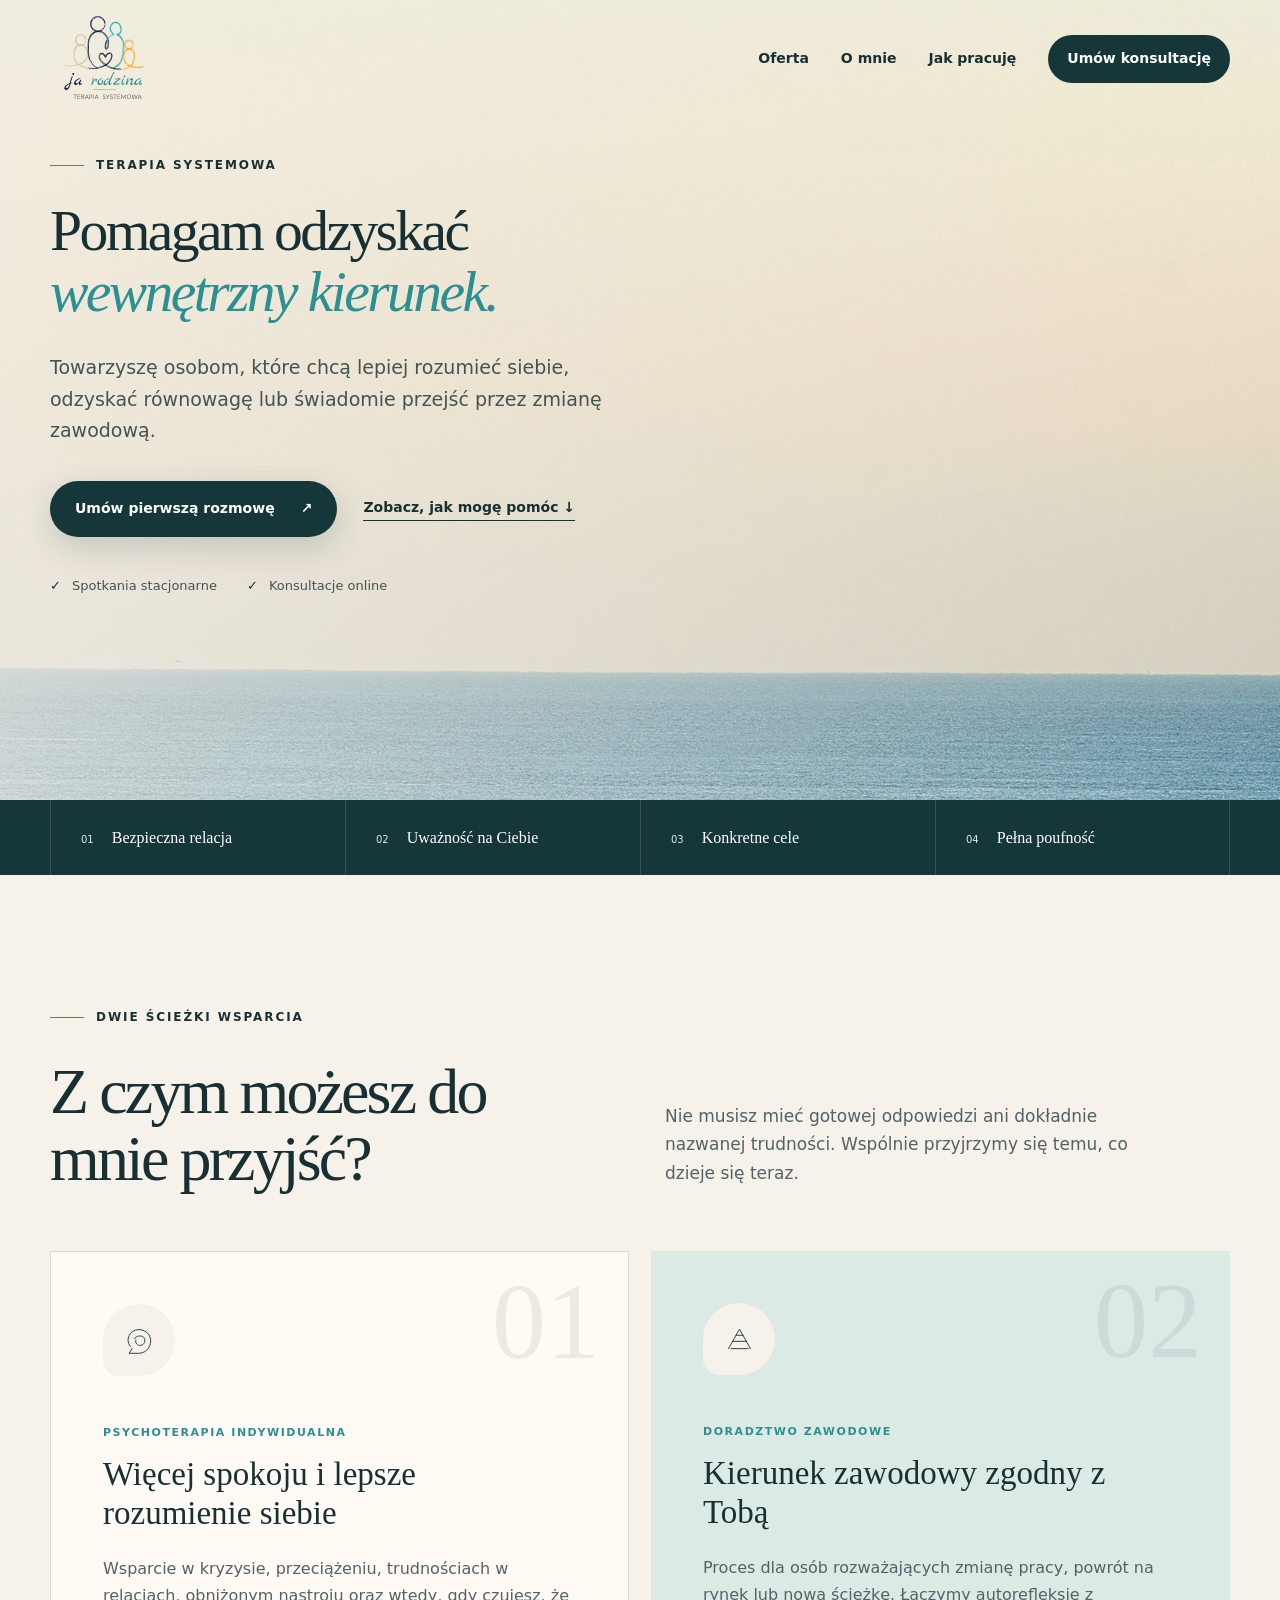
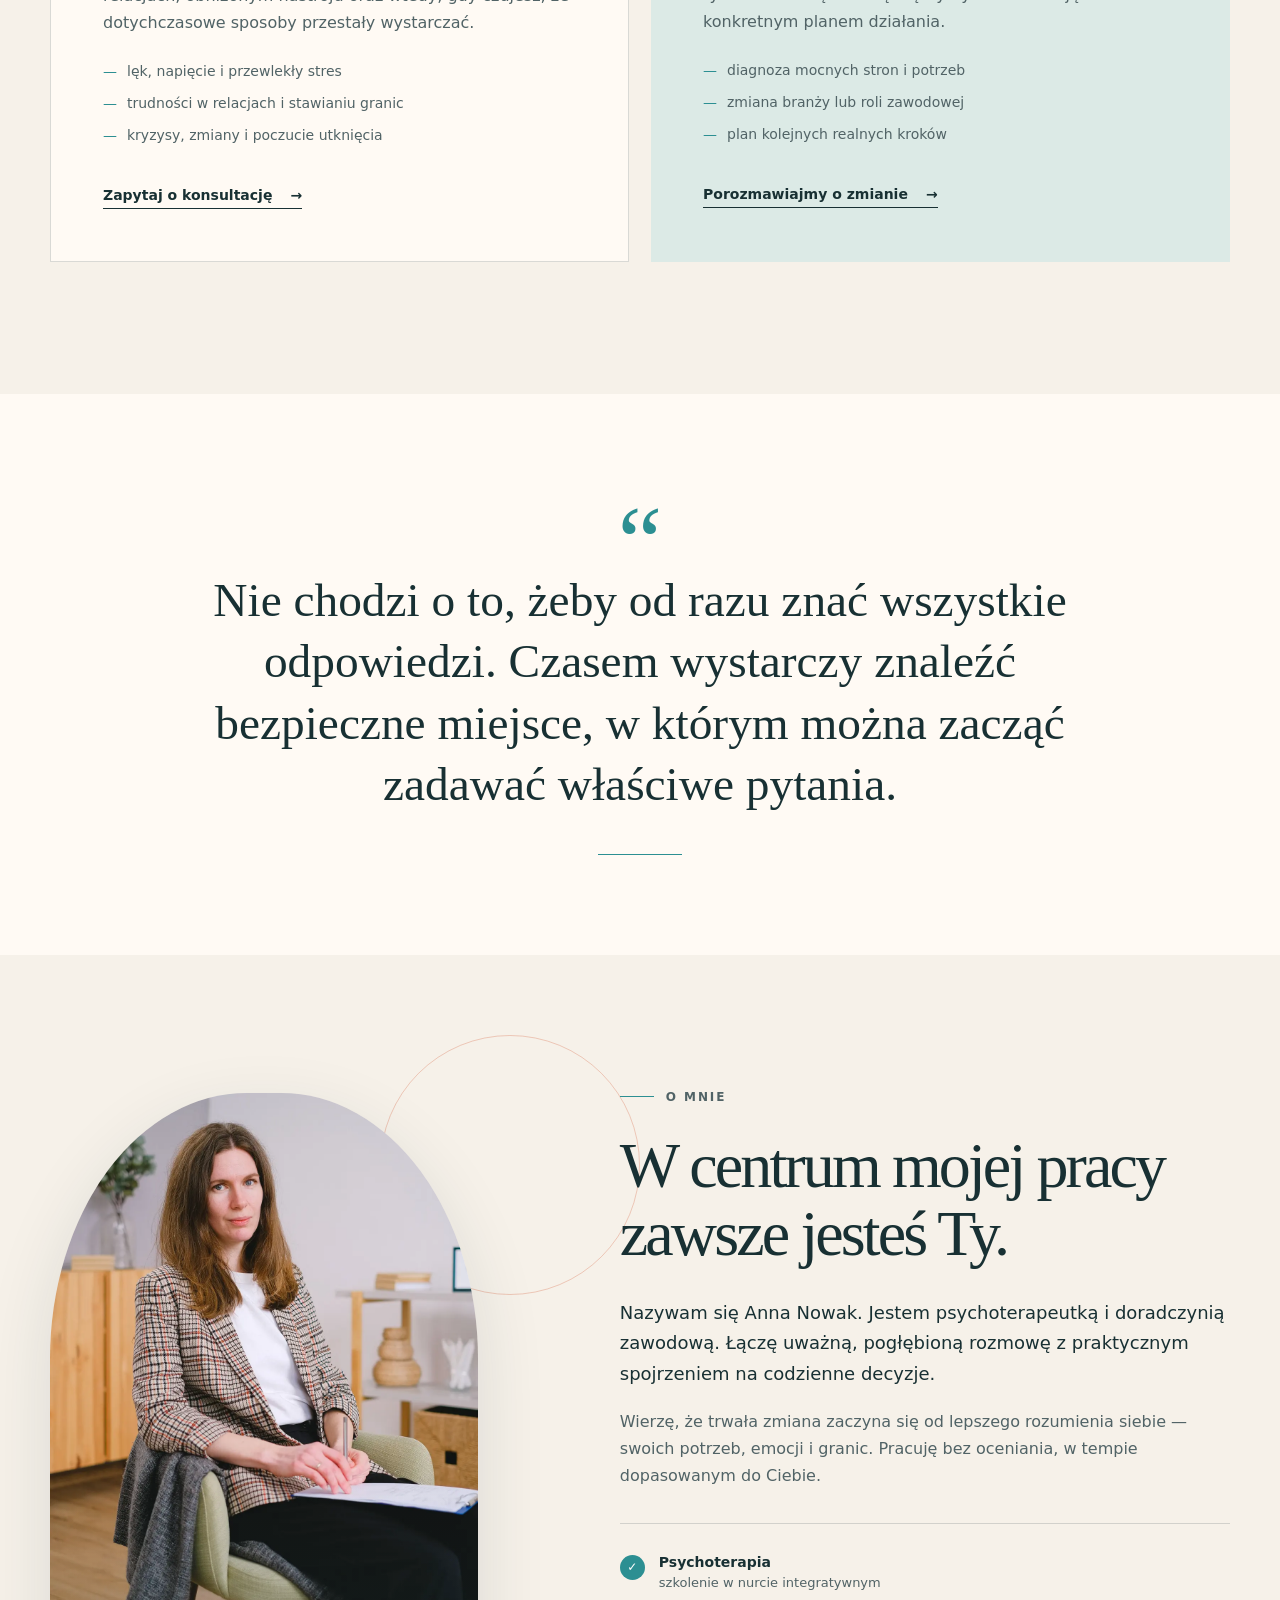
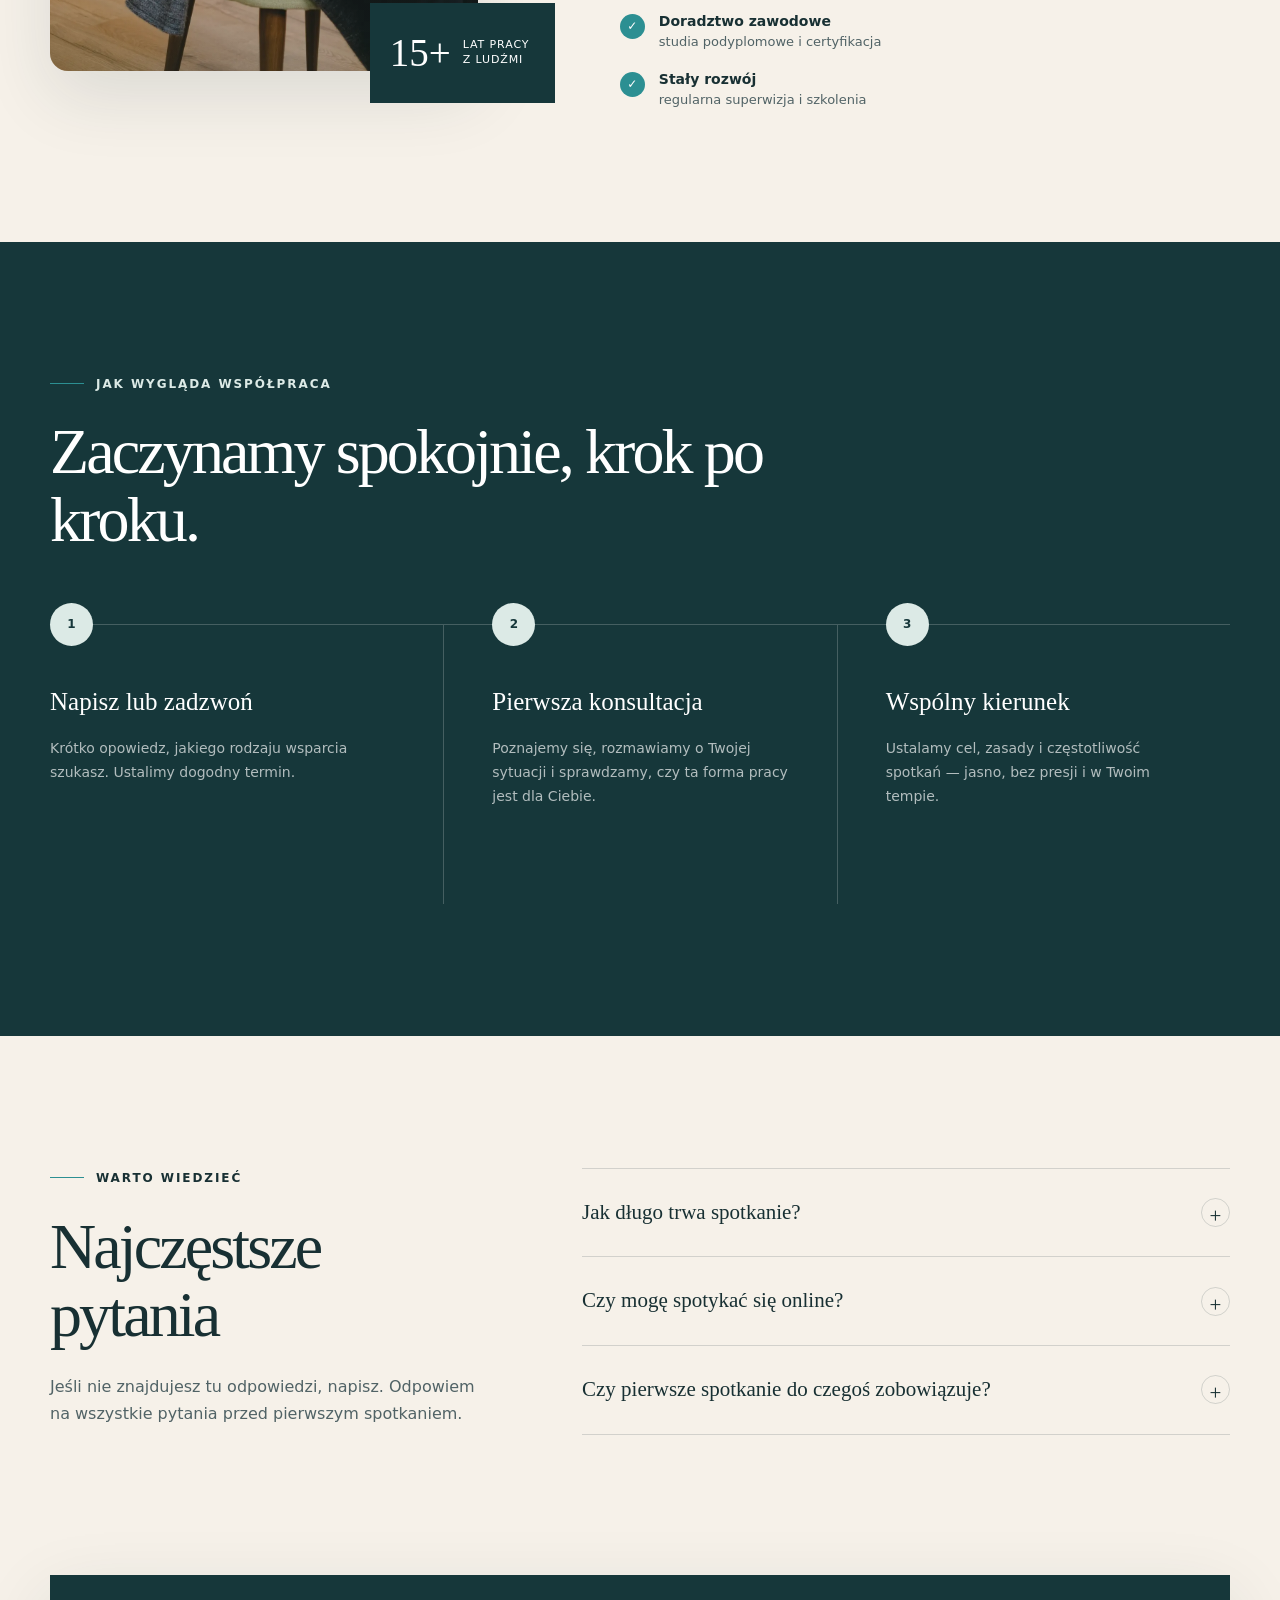
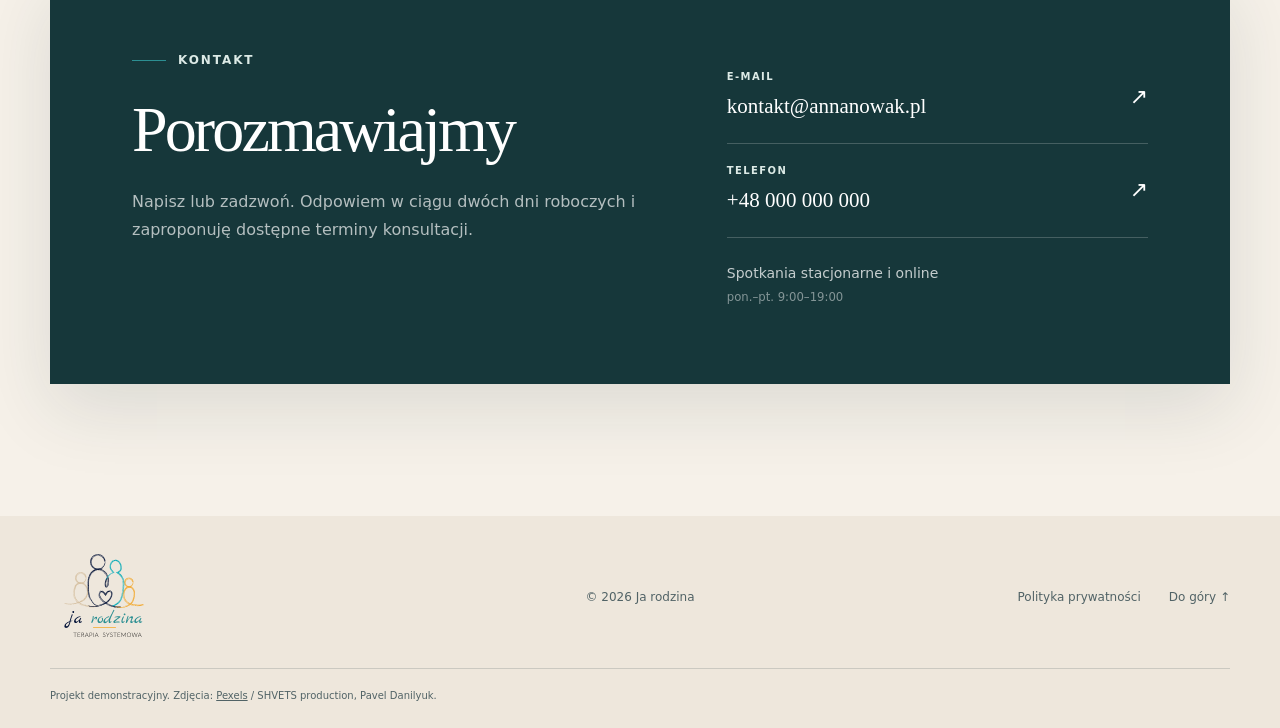
<file: index.html>
<!doctype html>
<html lang="pl">
  <head>
    <meta charset="utf-8" />
    <meta name="viewport" content="width=device-width, initial-scale=1" />
    <meta
      name="description"
      content="Psychoterapia indywidualna i doradztwo zawodowe — bezpieczna przestrzeń do odzyskania równowagi i obrania własnego kierunku." />
    <meta name="theme-color" content="#16373a" />
    <title>Ja rodzina — terapia systemowa</title>
    <link rel="icon" type="image/svg+xml" href="assets/favicon.svg" />
    <link rel="preload" href="assets/therapist.webp" as="image" type="image/webp" />
    <link rel="stylesheet" href="styles.css" />
    <script src="script.js" defer></script>
  </head>
  <body>
    <a class="skip-link" href="#main">Przejdź do treści</a>

    <header class="site-header" id="top">
      <div class="nav-wrap shell">
        <a class="brand" href="#top" aria-label="Ja rodzina— strona główna">
          <img src="assets/logo.svg" alt="Ja rodzina" />

          <!-- <span class="brand-copy"><small>terapia systemowa</small></span> -->
        </a>
        <button class="menu-toggle" type="button" aria-expanded="false" aria-controls="site-nav">
          <span></span><span></span><span></span><span class="sr-only">Otwórz menu</span>
        </button>
        <nav id="site-nav" class="site-nav" aria-label="Główna nawigacja">
          <a href="#oferta">Oferta</a>
          <a href="#o-mnie">O mnie</a>
          <a href="#wspolpraca">Jak pracuję</a>
          <a class="nav-cta" href="#kontakt">Umów konsultację</a>
        </nav>
      </div>
    </header>

    <main id="main">
      <section class="hero" aria-labelledby="hero-title">
        <div class="shell hero-inner">
          <div class="hero-copy reveal">
            <p class="eyebrow"><span></span> Terapia systemowa</p>
            <h1 id="hero-title">Pomagam odzyskać <em>wewnętrzny kierunek.</em></h1>
            <p class="hero-lead">
              Towarzyszę osobom, które chcą lepiej rozumieć siebie, odzyskać równowagę lub świadomie przejść przez
              zmianę zawodową.
            </p>
            <div class="hero-actions">
              <a class="button button-primary" href="#kontakt"
                >Umów pierwszą rozmowę <span aria-hidden="true">↗</span></a
              >
              <a class="text-link" href="#oferta">Zobacz, jak mogę pomóc <span aria-hidden="true">↓</span></a>
            </div>
            <ul class="hero-meta" aria-label="Formy spotkań">
              <li><span aria-hidden="true">✓</span> Spotkania stacjonarne</li>
              <li><span aria-hidden="true">✓</span> Konsultacje online</li>
            </ul>
          </div>
        </div>
      </section>

      <section class="trust-strip" aria-label="Najważniejsze wartości">
        <div class="shell trust-grid">
          <p><span>01</span> Bezpieczna relacja</p>
          <p><span>02</span> Uważność na Ciebie</p>
          <p><span>03</span> Konkretne cele</p>
          <p><span>04</span> Pełna poufność</p>
        </div>
      </section>

      <section class="services section shell" id="oferta" aria-labelledby="services-title">
        <div class="section-heading reveal">
          <p class="eyebrow"><span></span> Dwie ścieżki wsparcia</p>
          <h2 id="services-title">Z czym możesz do mnie przyjść?</h2>
          <p>
            Nie musisz mieć gotowej odpowiedzi ani dokładnie nazwanej trudności. Wspólnie przyjrzymy się temu, co dzieje
            się teraz.
          </p>
        </div>

        <div class="service-grid">
          <article class="service-card service-main reveal">
            <div class="service-number">01</div>
            <div class="service-icon" aria-hidden="true">
              <svg viewBox="0 0 64 64">
                <path d="M17 42c-5-6-5-15 0-21 6-8 18-9 26-3 7 5 9 14 6 22-3 8-10 13-19 13H15l5-8" />
                <path d="M24 29c2-5 11-6 15-2 4 5 1 12-5 13-5 1-10-4-8-9" />
              </svg>
            </div>
            <p class="card-kicker">Psychoterapia indywidualna</p>
            <h3>Więcej spokoju i lepsze rozumienie siebie</h3>
            <p>
              Wsparcie w kryzysie, przeciążeniu, trudnościach w relacjach, obniżonym nastroju oraz wtedy, gdy czujesz,
              że dotychczasowe sposoby przestały wystarczać.
            </p>
            <ul>
              <li>lęk, napięcie i przewlekły stres</li>
              <li>trudności w relacjach i stawianiu granic</li>
              <li>kryzysy, zmiany i poczucie utknięcia</li>
            </ul>
            <a href="#kontakt">Zapytaj o konsultację <span aria-hidden="true">→</span></a>
          </article>

          <article class="service-card service-accent reveal reveal-delay">
            <div class="service-number">02</div>
            <div class="service-icon" aria-hidden="true">
              <svg viewBox="0 0 64 64">
                <path d="M14 47 32 15l18 32" />
                <path d="M21 35h22M26 25h12M18 47h28" />
              </svg>
            </div>
            <p class="card-kicker">Doradztwo zawodowe</p>
            <h3>Kierunek zawodowy zgodny z Tobą</h3>
            <p>
              Proces dla osób rozważających zmianę pracy, powrót na rynek lub nową ścieżkę. Łączymy autorefleksję z
              konkretnym planem działania.
            </p>
            <ul>
              <li>diagnoza mocnych stron i potrzeb</li>
              <li>zmiana branży lub roli zawodowej</li>
              <li>plan kolejnych realnych kroków</li>
            </ul>
            <a href="#kontakt">Porozmawiajmy o zmianie <span aria-hidden="true">→</span></a>
          </article>
        </div>
      </section>

      <section class="quote-section">
        <div class="shell quote-wrap reveal">
          <span class="quote-mark" aria-hidden="true">“</span>
          <blockquote>
            Nie chodzi o to, żeby od razu znać wszystkie odpowiedzi. Czasem wystarczy znaleźć bezpieczne miejsce, w
            którym można zacząć zadawać właściwe pytania.
          </blockquote>
          <span class="line-art" aria-hidden="true"></span>
        </div>
      </section>

      <section class="about section shell" id="o-mnie" aria-labelledby="about-title">

        <div class="hero-visual reveal reveal-delay">
          <div class="hero-image-frame">
            <img
              src="assets/therapist.webp"
              width="1050"
              height="1350"
              alt="Psychoterapeutka siedząca w jasnym, spokojnym gabinecie" />
          </div>
          <!-- <div class="hero-note">
            <span class="note-icon" aria-hidden="true">✦</span>
            <p><strong>Pierwsze spotkanie</strong><br />to przestrzeń, by spokojnie sprawdzić, czego potrzebujesz.</p>
          </div> -->
             <div class="about-badge">
            <strong>15+</strong><span>lat pracy<br />z ludźmi</span>
          </div>
          <span class="hero-orbit" aria-hidden="true"></span>
        </div>

        <!-- <div class="about-image reveal">
          <img
            src="assets/therapist.webp"
            width="1050"
            height="1350"
            loading="lazy"
            alt="Psychoterapeutka siedząca w jasnym, spokojnym gabinecie" />

          <div class="about-badge">
            <strong>10+</strong><span>lat pracy<br />z ludźmi</span>
          </div>
          <span class="hero-orbit" aria-hidden="true"></span>
        </div> -->
        <div class="about-copy reveal reveal-delay">
          <p class="eyebrow"><span></span> O mnie</p>
          <h2 id="about-title">W centrum mojej pracy zawsze jesteś Ty.</h2>
          <p class="lead">
            Nazywam się Anna Nowak. Jestem psychoterapeutką i doradczynią zawodową. Łączę uważną, pogłębioną rozmowę z
            praktycznym spojrzeniem na codzienne decyzje.
          </p>
          <p>
            Wierzę, że trwała zmiana zaczyna się od lepszego rozumienia siebie — swoich potrzeb, emocji i granic.
            Pracuję bez oceniania, w tempie dopasowanym do Ciebie.
          </p>
          <div class="credentials">
            <div>
              <span aria-hidden="true">✓</span>
              <p><strong>Psychoterapia</strong><br />szkolenie w nurcie integratywnym</p>
            </div>
            <div>
              <span aria-hidden="true">✓</span>
              <p><strong>Doradztwo zawodowe</strong><br />studia podyplomowe i certyfikacja</p>
            </div>
            <div>
              <span aria-hidden="true">✓</span>
              <p><strong>Stały rozwój</strong><br />regularna superwizja i szkolenia</p>
            </div>
          </div>
        </div>
      </section>

      <section class="process section" id="wspolpraca" aria-labelledby="process-title">
        <div class="shell">
          <div class="section-heading process-heading reveal">
            <p class="eyebrow light"><span></span> Jak wygląda współpraca</p>
            <h2 id="process-title">Zaczynamy spokojnie, krok po kroku.</h2>
          </div>
          <ol class="process-grid">
            <li class="reveal">
              <span>1</span>
              <h3>Napisz lub zadzwoń</h3>
              <p>Krótko opowiedz, jakiego rodzaju wsparcia szukasz. Ustalimy dogodny termin.</p>
            </li>
            <li class="reveal reveal-delay">
              <span>2</span>
              <h3>Pierwsza konsultacja</h3>
              <p>Poznajemy się, rozmawiamy o Twojej sytuacji i sprawdzamy, czy ta forma pracy jest dla Ciebie.</p>
            </li>
            <li class="reveal reveal-delay-2">
              <span>3</span>
              <h3>Wspólny kierunek</h3>
              <p>Ustalamy cel, zasady i częstotliwość spotkań — jasno, bez presji i w Twoim tempie.</p>
            </li>
          </ol>
        </div>
      </section>

      <section class="faq section shell" aria-labelledby="faq-title">
        <div class="faq-intro reveal">
          <p class="eyebrow"><span></span> Warto wiedzieć</p>
          <h2 id="faq-title">Najczęstsze pytania</h2>
          <p>Jeśli nie znajdujesz tu odpowiedzi, napisz. Odpowiem na wszystkie pytania przed pierwszym spotkaniem.</p>
        </div>
        <div class="faq-list reveal reveal-delay">
          <details>
            <summary>Jak długo trwa spotkanie?<span aria-hidden="true">+</span></summary>
            <p>
              Standardowa konsultacja trwa 50 minut. Spotkania z zakresu doradztwa zawodowego mogą trwać 50 lub 80 minut
              — zależnie od celu.
            </p>
          </details>
          <details>
            <summary>Czy mogę spotykać się online?<span aria-hidden="true">+</span></summary>
            <p>
              Tak. Prowadzę konsultacje online oraz stacjonarne. Formę wybierzemy tak, aby zapewniała Ci komfort i
              regularność.
            </p>
          </details>
          <details>
            <summary>Czy pierwsze spotkanie do czegoś zobowiązuje?<span aria-hidden="true">+</span></summary>
            <p>Nie. To okazja do poznania się, nazwania potrzeb i sprawdzenia, czy chcesz kontynuować współpracę.</p>
          </details>
        </div>
      </section>

      <section class="contact section" id="kontakt" aria-labelledby="contact-title">
        <div class="shell contact-card reveal">
          <div class="contact-copy">
            <p class="eyebrow light"><span></span> Kontakt</p>
            <h2 id="contact-title">Porozmawiajmy</h2>
            <p>Napisz lub zadzwoń. Odpowiem w ciągu dwóch dni roboczych i zaproponuję dostępne terminy konsultacji.</p>
          </div>
          <div class="contact-links">
            <a href="mailto:kontakt@annanowak.pl"
              ><span class="contact-label">E-mail</span><strong>kontakt@annanowak.pl</strong
              ><span aria-hidden="true">↗</span></a
            >
            <a href="tel:+48000000000"
              ><span class="contact-label">Telefon</span><strong>+48 000 000 000</strong
              ><span aria-hidden="true">↗</span></a
            >
            <p>Spotkania stacjonarne i online<br /><small>pon.–pt. 9:00–19:00</small></p>
          </div>
        </div>
      </section>
    </main>

    <footer class="site-footer">
      <div class="shell footer-grid">
        <div class="brand footer-brand">
          <img src="assets/logo.svg" alt="Ja rodzina" />
        </div>
        <p>© <span id="year"></span> Ja rodzina</p>
        <div class="footer-links"><a href="polityka_prywatności.html">Polityka prywatności</a><a href="#top">Do góry ↑</a></div>
      </div>
      <div class="shell photo-credit">
        Projekt demonstracyjny. Zdjęcia: <a href="https://www.pexels.com/" rel="noopener">Pexels</a> / SHVETS
        production, Pavel Danilyuk.
      </div>
    </footer>
  </body>
</html>
</file>
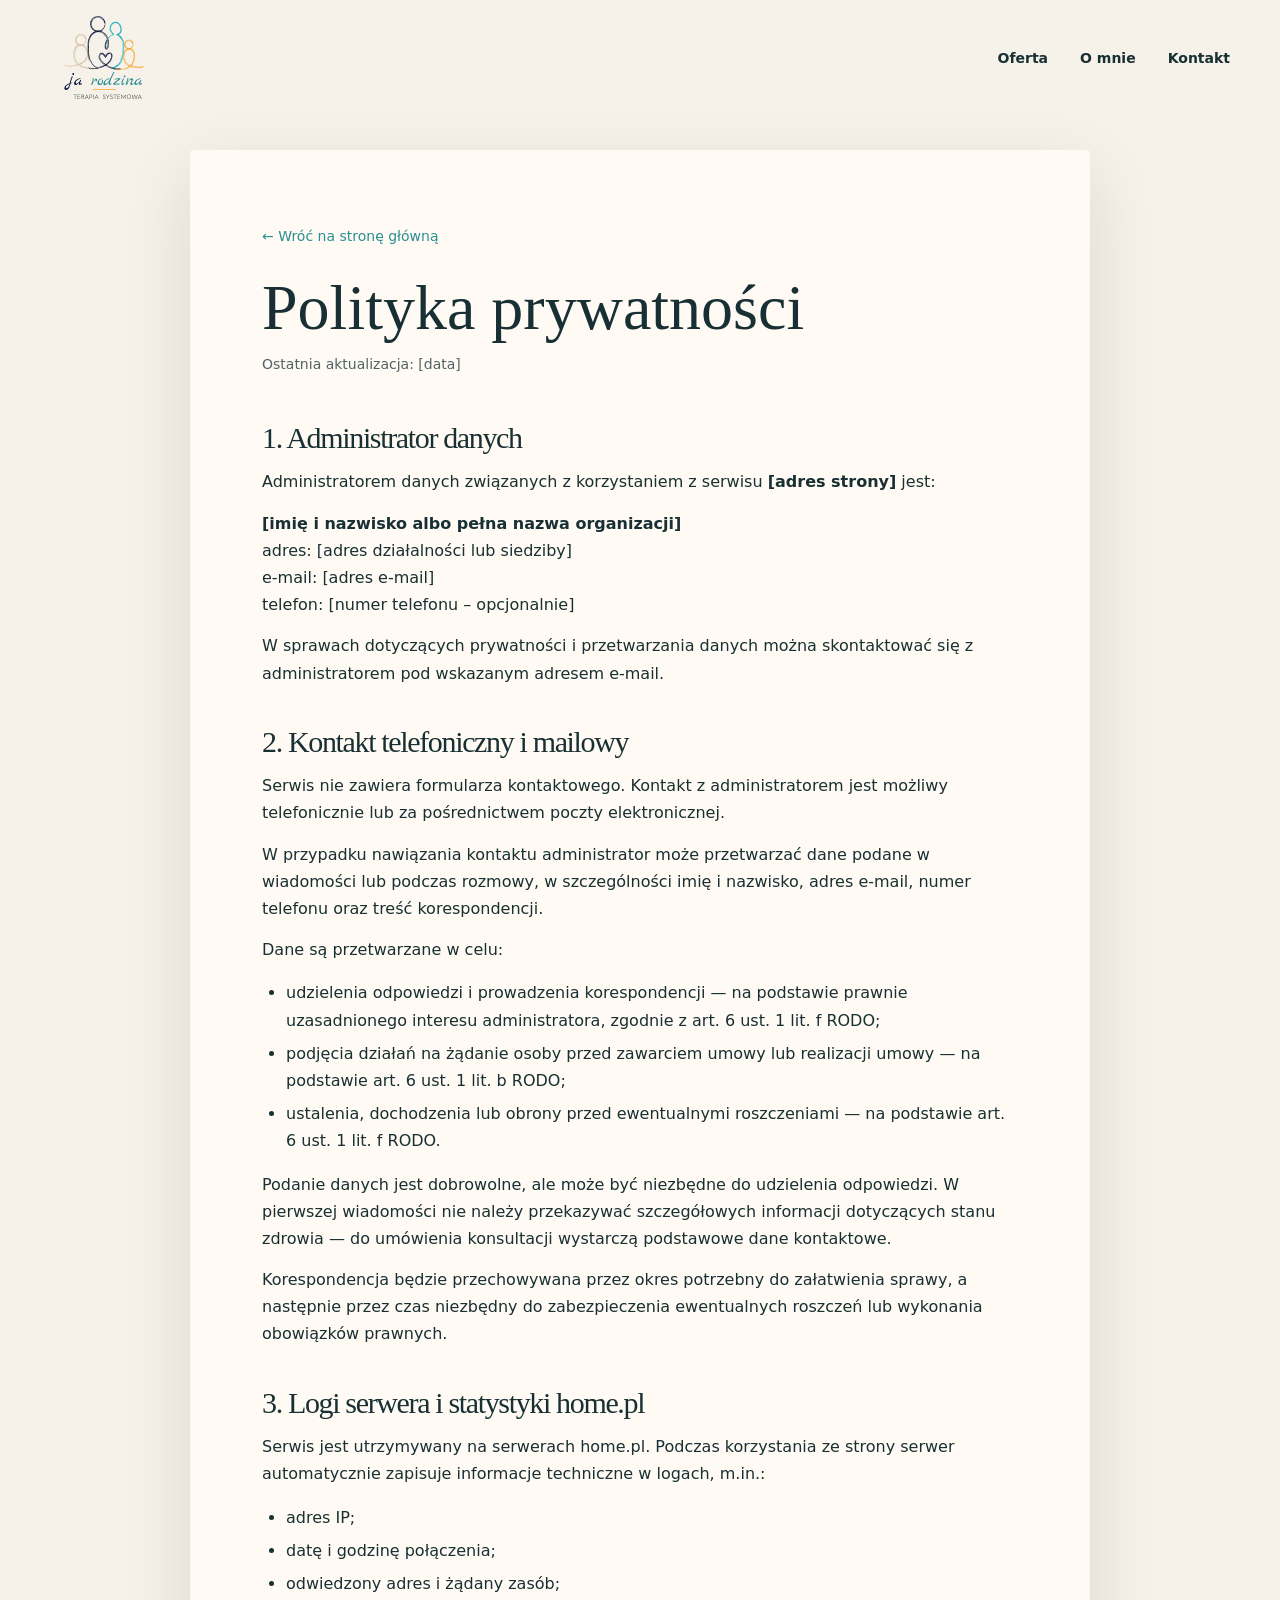
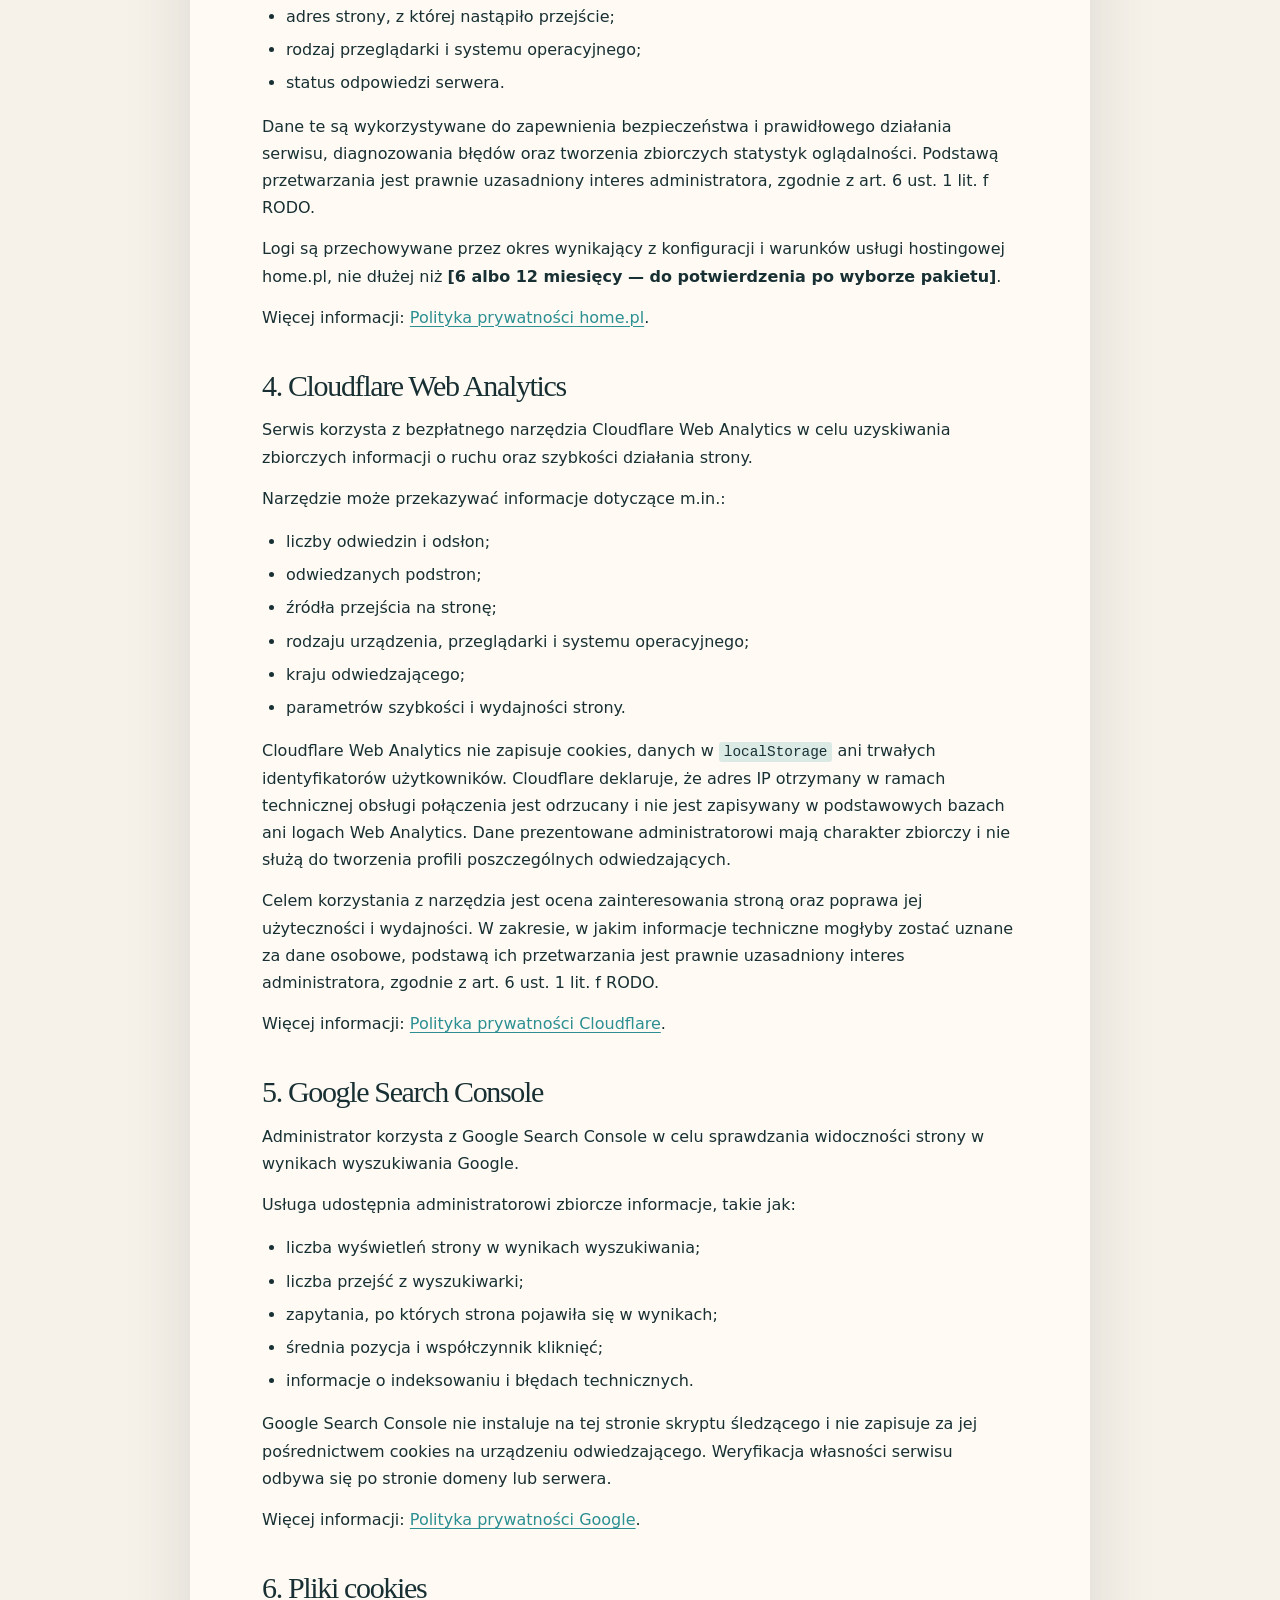
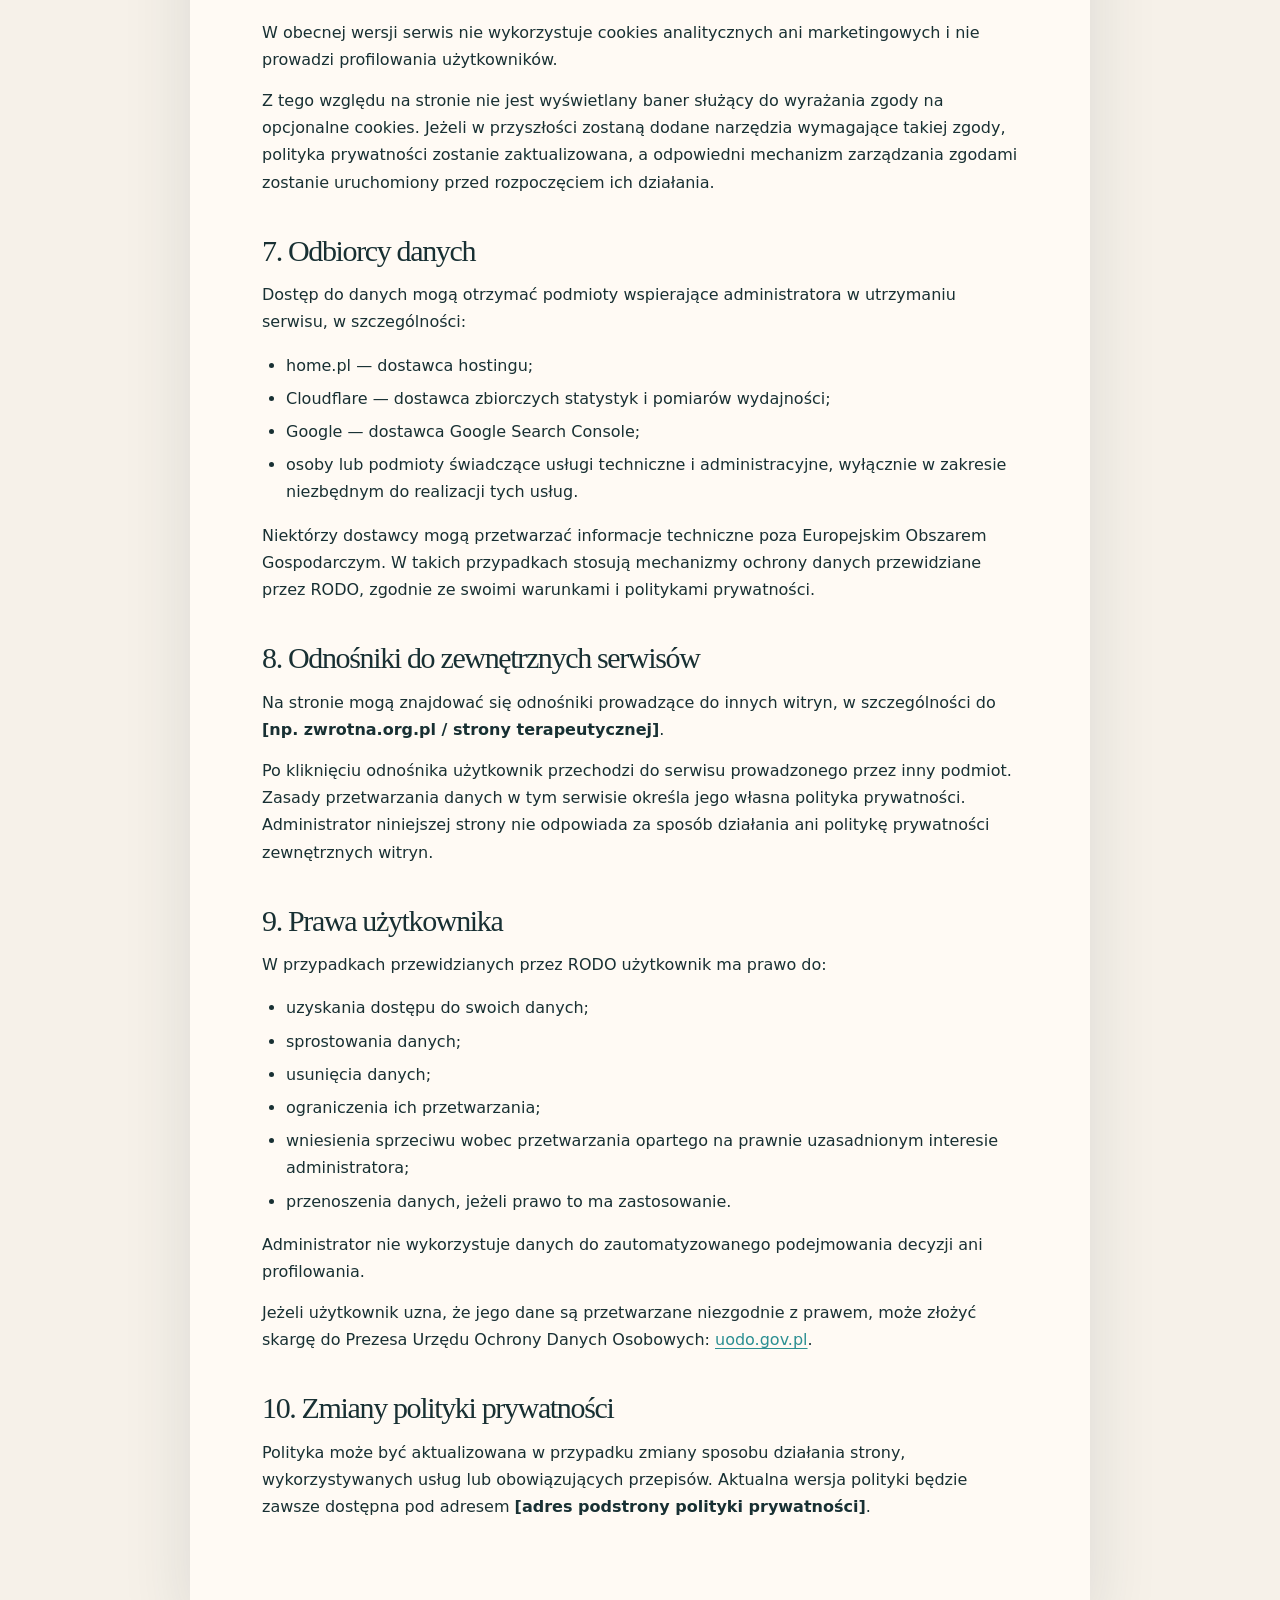
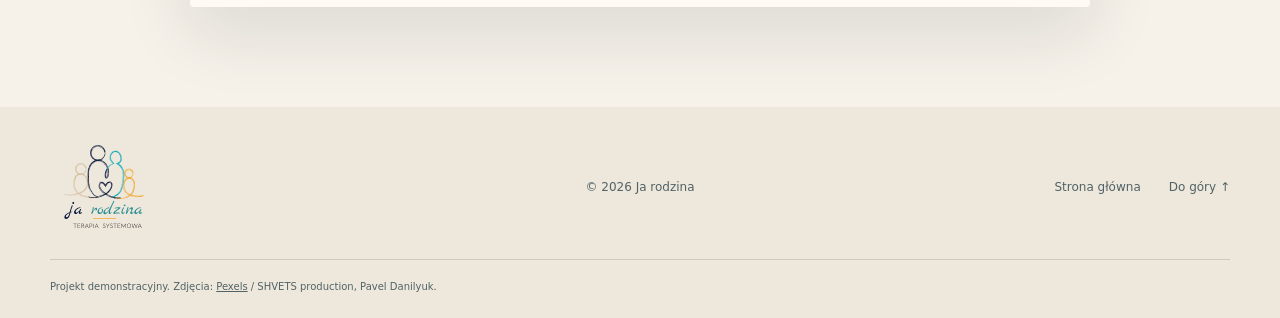
<file: polityka_prywatności.html>
<!doctype html>
<html lang="pl">
  <head>
    <meta charset="utf-8" />
    <meta name="viewport" content="width=device-width, initial-scale=1" />
    <meta
      name="description"
      content="Informacje o przetwarzaniu danych osobowych i prywatności w serwisie Ja rodzina." />
    <meta name="theme-color" content="#16373a" />
    <title>Polityka prywatności — Ja rodzina</title>
    <link rel="icon" type="image/svg+xml" href="assets/favicon.svg" />
    <link rel="stylesheet" href="styles.css" />
    <script src="script.js" defer></script>
  </head>
  <body>
    <a class="skip-link" href="#main">Przejdź do treści</a>

    <header class="site-header" id="top">
      <div class="nav-wrap shell">
        <a class="brand" href="index.html#top" aria-label="Ja rodzina — strona główna">
          <img src="assets/logo.svg" alt="Ja rodzina" />
        </a>
        <button class="menu-toggle" type="button" aria-expanded="false" aria-controls="site-nav">
          <span></span><span></span><span></span><span class="sr-only">Otwórz menu</span>
        </button>
        <nav id="site-nav" class="site-nav" aria-label="Główna nawigacja">
          <a href="index.html#oferta">Oferta</a>
          <a href="index.html#o-mnie">O mnie</a>
          <a href="index.html#kontakt">Kontakt</a>
        </nav>
      </div>
    </header>

    <main class="privacy-main" id="main">
      <article class="privacy-content shell">
        <a class="privacy-back" href="index.html">← Wróć na stronę główną</a>
        <h1>Polityka prywatności</h1>
        <p class="privacy-updated">Ostatnia aktualizacja: [data]</p>

        <section>
          <h2>1. Administrator danych</h2>
          <p>Administratorem danych związanych z korzystaniem z serwisu <strong>[adres strony]</strong> jest:</p>
          <p>
            <strong>[imię i nazwisko albo pełna nazwa organizacji]</strong><br />
            adres: [adres działalności lub siedziby]<br />
            e-mail: [adres e-mail]<br />
            telefon: [numer telefonu – opcjonalnie]
          </p>
          <p>W sprawach dotyczących prywatności i przetwarzania danych można skontaktować się z administratorem pod wskazanym adresem e-mail.</p>
        </section>

        <section>
          <h2>2. Kontakt telefoniczny i mailowy</h2>
          <p>Serwis nie zawiera formularza kontaktowego. Kontakt z administratorem jest możliwy telefonicznie lub za pośrednictwem poczty elektronicznej.</p>
          <p>W przypadku nawiązania kontaktu administrator może przetwarzać dane podane w wiadomości lub podczas rozmowy, w szczególności imię i nazwisko, adres e-mail, numer telefonu oraz treść korespondencji.</p>
          <p>Dane są przetwarzane w celu:</p>
          <ul>
            <li>udzielenia odpowiedzi i prowadzenia korespondencji — na podstawie prawnie uzasadnionego interesu administratora, zgodnie z art. 6 ust. 1 lit. f RODO;</li>
            <li>podjęcia działań na żądanie osoby przed zawarciem umowy lub realizacji umowy — na podstawie art. 6 ust. 1 lit. b RODO;</li>
            <li>ustalenia, dochodzenia lub obrony przed ewentualnymi roszczeniami — na podstawie art. 6 ust. 1 lit. f RODO.</li>
          </ul>
          <p>Podanie danych jest dobrowolne, ale może być niezbędne do udzielenia odpowiedzi. W pierwszej wiadomości nie należy przekazywać szczegółowych informacji dotyczących stanu zdrowia — do umówienia konsultacji wystarczą podstawowe dane kontaktowe.</p>
          <p>Korespondencja będzie przechowywana przez okres potrzebny do załatwienia sprawy, a następnie przez czas niezbędny do zabezpieczenia ewentualnych roszczeń lub wykonania obowiązków prawnych.</p>
        </section>

        <section>
          <h2>3. Logi serwera i statystyki home.pl</h2>
          <p>Serwis jest utrzymywany na serwerach home.pl. Podczas korzystania ze strony serwer automatycznie zapisuje informacje techniczne w logach, m.in.:</p>
          <ul>
            <li>adres IP;</li>
            <li>datę i godzinę połączenia;</li>
            <li>odwiedzony adres i żądany zasób;</li>
            <li>adres strony, z której nastąpiło przejście;</li>
            <li>rodzaj przeglądarki i systemu operacyjnego;</li>
            <li>status odpowiedzi serwera.</li>
          </ul>
          <p>Dane te są wykorzystywane do zapewnienia bezpieczeństwa i prawidłowego działania serwisu, diagnozowania błędów oraz tworzenia zbiorczych statystyk oglądalności. Podstawą przetwarzania jest prawnie uzasadniony interes administratora, zgodnie z art. 6 ust. 1 lit. f RODO.</p>
          <p>Logi są przechowywane przez okres wynikający z konfiguracji i warunków usługi hostingowej home.pl, nie dłużej niż <strong>[6 albo 12 miesięcy — do potwierdzenia po wyborze pakietu]</strong>.</p>
          <p>Więcej informacji: <a href="https://home.pl/polityka-prywatnosci/">Polityka prywatności home.pl</a>.</p>
        </section>

        <section>
          <h2>4. Cloudflare Web Analytics</h2>
          <p>Serwis korzysta z bezpłatnego narzędzia Cloudflare Web Analytics w celu uzyskiwania zbiorczych informacji o ruchu oraz szybkości działania strony.</p>
          <p>Narzędzie może przekazywać informacje dotyczące m.in.:</p>
          <ul>
            <li>liczby odwiedzin i odsłon;</li>
            <li>odwiedzanych podstron;</li>
            <li>źródła przejścia na stronę;</li>
            <li>rodzaju urządzenia, przeglądarki i systemu operacyjnego;</li>
            <li>kraju odwiedzającego;</li>
            <li>parametrów szybkości i wydajności strony.</li>
          </ul>
          <p>Cloudflare Web Analytics nie zapisuje cookies, danych w <code>localStorage</code> ani trwałych identyfikatorów użytkowników. Cloudflare deklaruje, że adres IP otrzymany w ramach technicznej obsługi połączenia jest odrzucany i nie jest zapisywany w podstawowych bazach ani logach Web Analytics. Dane prezentowane administratorowi mają charakter zbiorczy i nie służą do tworzenia profili poszczególnych odwiedzających.</p>
          <p>Celem korzystania z narzędzia jest ocena zainteresowania stroną oraz poprawa jej użyteczności i wydajności. W zakresie, w jakim informacje techniczne mogłyby zostać uznane za dane osobowe, podstawą ich przetwarzania jest prawnie uzasadniony interes administratora, zgodnie z art. 6 ust. 1 lit. f RODO.</p>
          <p>Więcej informacji: <a href="https://www.cloudflare.com/privacypolicy/">Polityka prywatności Cloudflare</a>.</p>
        </section>

        <section>
          <h2>5. Google Search Console</h2>
          <p>Administrator korzysta z Google Search Console w celu sprawdzania widoczności strony w wynikach wyszukiwania Google.</p>
          <p>Usługa udostępnia administratorowi zbiorcze informacje, takie jak:</p>
          <ul>
            <li>liczba wyświetleń strony w wynikach wyszukiwania;</li>
            <li>liczba przejść z wyszukiwarki;</li>
            <li>zapytania, po których strona pojawiła się w wynikach;</li>
            <li>średnia pozycja i współczynnik kliknięć;</li>
            <li>informacje o indeksowaniu i błędach technicznych.</li>
          </ul>
          <p>Google Search Console nie instaluje na tej stronie skryptu śledzącego i nie zapisuje za jej pośrednictwem cookies na urządzeniu odwiedzającego. Weryfikacja własności serwisu odbywa się po stronie domeny lub serwera.</p>
          <p>Więcej informacji: <a href="https://policies.google.com/privacy?hl=pl">Polityka prywatności Google</a>.</p>
        </section>

        <section>
          <h2>6. Pliki cookies</h2>
          <p>W obecnej wersji serwis nie wykorzystuje cookies analitycznych ani marketingowych i nie prowadzi profilowania użytkowników.</p>
          <p>Z tego względu na stronie nie jest wyświetlany baner służący do wyrażania zgody na opcjonalne cookies. Jeżeli w przyszłości zostaną dodane narzędzia wymagające takiej zgody, polityka prywatności zostanie zaktualizowana, a odpowiedni mechanizm zarządzania zgodami zostanie uruchomiony przed rozpoczęciem ich działania.</p>
        </section>

        <section>
          <h2>7. Odbiorcy danych</h2>
          <p>Dostęp do danych mogą otrzymać podmioty wspierające administratora w utrzymaniu serwisu, w szczególności:</p>
          <ul>
            <li>home.pl — dostawca hostingu;</li>
            <li>Cloudflare — dostawca zbiorczych statystyk i pomiarów wydajności;</li>
            <li>Google — dostawca Google Search Console;</li>
            <li>osoby lub podmioty świadczące usługi techniczne i administracyjne, wyłącznie w zakresie niezbędnym do realizacji tych usług.</li>
          </ul>
          <p>Niektórzy dostawcy mogą przetwarzać informacje techniczne poza Europejskim Obszarem Gospodarczym. W takich przypadkach stosują mechanizmy ochrony danych przewidziane przez RODO, zgodnie ze swoimi warunkami i politykami prywatności.</p>
        </section>

        <section>
          <h2>8. Odnośniki do zewnętrznych serwisów</h2>
          <p>Na stronie mogą znajdować się odnośniki prowadzące do innych witryn, w szczególności do <strong>[np. zwrotna.org.pl / strony terapeutycznej]</strong>.</p>
          <p>Po kliknięciu odnośnika użytkownik przechodzi do serwisu prowadzonego przez inny podmiot. Zasady przetwarzania danych w tym serwisie określa jego własna polityka prywatności. Administrator niniejszej strony nie odpowiada za sposób działania ani politykę prywatności zewnętrznych witryn.</p>
        </section>

        <section>
          <h2>9. Prawa użytkownika</h2>
          <p>W przypadkach przewidzianych przez RODO użytkownik ma prawo do:</p>
          <ul>
            <li>uzyskania dostępu do swoich danych;</li>
            <li>sprostowania danych;</li>
            <li>usunięcia danych;</li>
            <li>ograniczenia ich przetwarzania;</li>
            <li>wniesienia sprzeciwu wobec przetwarzania opartego na prawnie uzasadnionym interesie administratora;</li>
            <li>przenoszenia danych, jeżeli prawo to ma zastosowanie.</li>
          </ul>
          <p>Administrator nie wykorzystuje danych do zautomatyzowanego podejmowania decyzji ani profilowania.</p>
          <p>Jeżeli użytkownik uzna, że jego dane są przetwarzane niezgodnie z prawem, może złożyć skargę do Prezesa Urzędu Ochrony Danych Osobowych: <a href="https://uodo.gov.pl/">uodo.gov.pl</a>.</p>
        </section>

        <section>
          <h2>10. Zmiany polityki prywatności</h2>
          <p>Polityka może być aktualizowana w przypadku zmiany sposobu działania strony, wykorzystywanych usług lub obowiązujących przepisów. Aktualna wersja polityki będzie zawsze dostępna pod adresem <strong>[adres podstrony polityki prywatności]</strong>.</p>
        </section>
      </article>
    </main>

    <footer class="site-footer">
      <div class="shell footer-grid">
        <div class="brand footer-brand">
          <a href="index.html#top" aria-label="Ja rodzina — strona główna">
            <img src="assets/logo.svg" alt="Ja rodzina" />
          </a>
        </div>
        <p>© <span id="year"></span> Ja rodzina</p>
        <div class="footer-links"><a href="index.html">Strona główna</a><a href="#top">Do góry ↑</a></div>
      </div>
      <div class="shell photo-credit">
        Projekt demonstracyjny. Zdjęcia: <a href="https://www.pexels.com/" rel="noopener">Pexels</a> / SHVETS
        production, Pavel Danilyuk.
      </div>
    </footer>
  </body>
</html>
</file>
<file: styles.css>
:root {
  --ink: #183033;
  --ink-soft: #516366;
  --forest: #16373a;
  --forest-2: #234b4d;
  --cream: #f6f1e9;
  --paper: #fffaf4;
  --mist: #dceae6;
  --coral: #d97656;
  --coral-soft: #f2b49b;
  --turquoise: #2c8f92;
  --turquoise-soft: #dceae6;
  --line: rgba(24, 48, 51, 0.16);
  --serif: Georgia, "Times New Roman", serif;
  --sans: Inter, ui-sans-serif, system-ui, -apple-system, BlinkMacSystemFont, "Segoe UI", sans-serif;
  --shadow: 0 24px 70px rgba(25, 52, 54, 0.12);
}

* {
  box-sizing: border-box;
}
html {
  scroll-behavior: smooth;
  scroll-padding-top: 92px;
}
body {
  margin: 0;
  color: var(--ink);
  background: var(--cream);
  font-family: var(--sans);
  font-size: 16px;
  line-height: 1.7;
  -webkit-font-smoothing: antialiased;
  overflow-x: hidden;
}
img {
  display: block;
  max-width: 100%;
}
a {
  color: inherit;
}
button,
a {
  -webkit-tap-highlight-color: transparent;
}
.shell {
  width: min(1180px, calc(100% - 48px));
  margin-inline: auto;
}
.section {
  padding-block: 132px;
}
.privacy-main {
  padding-block: 150px 100px;
}
.privacy-content {
  max-width: 900px;
  margin-inline: auto;
  padding: clamp(28px, 6vw, 72px);
  border-radius: 4px;
  background: var(--paper);
  box-shadow: var(--shadow);
}
.privacy-content h1 {
  margin: 0 0 10px;
  font-family: var(--serif);
  font-size: clamp(38px, 6vw, 64px);
  font-weight: 400;
  line-height: 1.1;
}
.privacy-content .privacy-updated {
  margin: 0 0 42px;
  color: var(--ink-soft);
  font-size: 14px;
}
.privacy-content section + section {
  margin-top: 36px;
}
.privacy-content h2 {
  margin: 0 0 12px;
  font-family: var(--serif);
  font-size: clamp(22px, 3vw, 30px);
  font-weight: 400;
  line-height: 1.25;
}
.privacy-content p {
  margin: 0 0 14px;
}
.privacy-content ul {
  padding-left: 24px;
}
.privacy-content li + li {
  margin-top: 6px;
}
.privacy-content a {
  color: var(--turquoise);
  text-decoration-thickness: 1px;
  text-underline-offset: 3px;
}
.privacy-content code {
  padding: 2px 5px;
  border-radius: 3px;
  background: var(--mist);
  font-size: 0.9em;
}
.privacy-back {
  display: inline-block;
  margin-bottom: 24px;
  color: var(--ink-soft);
  font-size: 14px;
  text-decoration: none;
}
.privacy-back:hover,
.privacy-back:focus-visible {
  color: var(--turquoise);
}
.sr-only {
  position: absolute;
  width: 1px;
  height: 1px;
  padding: 0;
  margin: -1px;
  overflow: hidden;
  clip: rect(0, 0, 0, 0);
  white-space: nowrap;
  border: 0;
}
.skip-link {
  position: fixed;
  z-index: 999;
  top: 10px;
  left: 10px;
  transform: translateY(-150%);
  padding: 12px 18px;
  background: var(--paper);
  border-radius: 8px;
}
.skip-link:focus {
  transform: none;
}

.site-header {
  position: fixed;
  inset: 0 0 auto;
  z-index: 50;
  padding: 16px 0;
  transition: 0.25s ease;
}
.site-header.scrolled {
  background: rgba(246, 241, 233, 0.92);
  box-shadow: 0 1px 0 var(--line);
  backdrop-filter: blur(16px);
}
.nav-wrap {
  display: flex;
  align-items: center;
  justify-content: space-between;
  gap: 28px;
}
.brand {
  display: inline-flex;
  align-items: center;
  gap: 13px;
  text-decoration: none;
  line-height: 1.15;
}
.brand-mark {
  display: grid;
  place-items: center;
  width: 42px;
  height: 42px;
  border: 1px solid var(--forest);
  border-radius: 50% 50% 50% 12%;
  font-family: var(--serif);
  font-size: 22px;
  font-style: italic;
}
.brand-copy {
  display: grid;
  gap: 5px;
}
.brand-copy strong {
  font-family: var(--serif);
  font-size: 17px;
  font-weight: 500;
  letter-spacing: 0.01em;
}
.brand-copy small {
  font-size: 10px;
  letter-spacing: 0.08em;
  text-transform: uppercase;
}
.site-nav {
  display: flex;
  align-items: center;
  gap: 32px;
}
.site-nav a {
  font-size: 14px;
  font-weight: 600;
  text-decoration: none;
}
.site-nav a:not(.nav-cta) {
  position: relative;
}
.site-nav a:not(.nav-cta)::after {
  content: "";
  position: absolute;
  inset: auto 0 -5px;
  height: 1px;
  background: var(--forest);
  transform: scaleX(0);
  transform-origin: right;
  transition: transform 0.25s;
}
.site-nav a:hover::after,
.site-nav a:focus-visible::after {
  transform: scaleX(1);
  transform-origin: left;
}
.nav-cta {
  padding: 12px 19px;
  color: white;
  background: var(--forest);
  border-radius: 999px;
  transition: 0.2s;
}
.nav-cta:hover {
  background: var(--turquoise);
  transform: translateY(-1px);
}
.menu-toggle {
  display: none;
  width: 44px;
  height: 44px;
  padding: 11px;
  border: 0;
  background: transparent;
}
.menu-toggle > span:not(.sr-only) {
  display: block;
  height: 1.5px;
  margin: 5px 0;
  background: var(--ink);
  transition: 0.25s;
}

.hero {
  position: relative;
  width: 100%;
  min-height: 800px;
  padding-top: 155px;
  padding-bottom: 78px;
  background-image: linear-gradient(90deg, rgba(246, 241, 233, 0.75), rgba(246, 241, 233, 0.2)), url("assets/hero.jpg");
  background-position: center bottom;
  background-size: cover;
  background-repeat: no-repeat;
  overflow: hidden;
}
.hero-inner {
  display: grid;
  grid-template-columns: 1.02fr 0.98fr;
  align-items: center;
  gap: 82px;
}
.hero-copy {
  color: var(--ink);
}

/* do sprawdzenia, czy używane  */
.hero-visual {
  position: relative;
  min-height: 610px;
}
.hero-image-frame {
  position: absolute;
  inset: 0 42px 32px 0;
  overflow: hidden;
  border-radius: 46% 46% 18px 18px;
  box-shadow: var(--shadow);
}
.hero-image-frame::after {
  content: "";
  position: absolute;
  inset: 0;
  background: linear-gradient(180deg, transparent 68%, rgba(22, 55, 58, 0.18));
}
.hero-image-frame img {
  width: 100%;
  height: 100%;
  object-fit: cover;
  object-position: center 31%;
}
.hero-note {
  position: absolute;
  z-index: 2;
  right: 0;
  bottom: 0;
  display: flex;
  align-items: center;
  gap: 14px;
  width: min(315px, 78%);
  padding: 20px 22px;
  color: white;
  background: var(--forest);
  box-shadow: var(--shadow);
}
.hero-note p {
  margin: 0;
  font-size: 12px;
  line-height: 1.55;
}
.hero-note strong {
  font-family: var(--serif);
  font-size: 16px;
  font-weight: 500;
}
.note-icon {
  display: grid;
  flex: 0 0 auto;
  place-items: center;
  width: 42px;
  height: 42px;
  color: var(--forest);
  background: var(--turquoise-soft);
  border-radius: 50%;
  font-size: 20px;
}
.hero-orbit {
  position: absolute;
  z-index: -1;
  right: -120px;
  top: -58px;
  width: 260px;
  height: 260px;
  border: 1px solid rgba(217, 118, 86, 0.35);
  border-radius: 50%;
}
/* dotąd sprawdzić */

.eyebrow {
  display: flex;
  align-items: center;
  gap: 12px;
  margin: 0 0 25px;
  font-size: 12px;
  font-weight: 700;
  letter-spacing: 0.16em;
  text-transform: uppercase;
}
.eyebrow > span {
  width: 34px;
  height: 1px;
  background: var(--turquoise);
}
.hero h1,
h2 {
  margin: 0;
  font-family: var(--serif);
  font-weight: 400;
  line-height: 1.06;
  letter-spacing: -0.045em;
}
.hero h1 {
  max-width: 670px;
  font-size: clamp(42px, 4.5vw, 64px);
  color: var(--ink);
}
.hero h1 em {
  color: var(--turquoise);
  font-weight: 400;
}
.hero-lead {
  max-width: 620px;
  margin: 30px 0 34px;
  color: rgba(24, 48, 51, 0.8);
  font-size: 19px;
  line-height: 1.65;
}
.hero-actions {
  display: flex;
  align-items: center;
  flex-wrap: wrap;
  gap: 26px;
}
.button {
  display: inline-flex;
  align-items: center;
  justify-content: center;
  gap: 26px;
  min-height: 56px;
  padding: 0 25px;
  border-radius: 999px;
  font-size: 14px;
  font-weight: 700;
  text-decoration: none;
  transition: 0.25s;
}
.button-primary {
  color: white;
  background: var(--forest);
  box-shadow: 0 10px 32px rgba(22, 55, 58, 0.18);
}
.button-primary:hover,
.button-primary:focus-visible {
  background: var(--turquoise);
  transform: translateY(-2px);
}
.text-link {
  color: var(--ink);
  font-size: 14px;
  font-weight: 700;
  text-decoration: none;
  border-bottom: 1px solid currentColor;
}
.hero-meta {
  display: flex;
  flex-wrap: wrap;
  gap: 20px 30px;
  margin: 38px 0 0;
  padding: 0;
  color: rgba(24, 48, 51, 0.8);
  list-style: none;
  font-size: 13px;
}
.hero-meta span {
  margin-right: 7px;
  color: var(--forest);
  font-weight: 800;
}

.trust-strip {
  color: white;
  background: var(--forest);
}
.trust-grid {
  display: grid;
  grid-template-columns: repeat(4, 1fr);
}
.trust-grid p {
  margin: 0;
  padding: 24px 30px;
  border-left: 1px solid rgba(255, 255, 255, 0.14);
  font-family: var(--serif);
  font-size: 16px;
}
.trust-grid p:last-child {
  border-right: 1px solid rgba(255, 255, 255, 0.14);
}
.trust-grid span {
  margin-right: 14px;
  color: var(--turquoise-soft);
  font-family: var(--sans);
  font-size: 10px;
}

.section-heading {
  display: grid;
  grid-template-columns: 1fr 1fr;
  gap: 50px;
  align-items: end;
  margin-bottom: 58px;
}
.section-heading .eyebrow {
  grid-column: 1 / -1;
  margin-bottom: -20px;
}
h2 {
  font-size: clamp(42px, 5vw, 66px);
}
.section-heading > p:last-child {
  max-width: 510px;
  margin: 0 0 5px;
  color: var(--ink-soft);
  font-size: 17px;
}
.service-grid {
  display: grid;
  grid-template-columns: 1fr 1fr;
  gap: 22px;
}
.service-card {
  position: relative;
  min-height: 570px;
  padding: 52px;
  overflow: hidden;
}
.service-main {
  background: var(--paper);
  border: 1px solid var(--line);
}
.service-accent {
  background: var(--mist);
}
.service-number {
  position: absolute;
  right: 28px;
  top: 16px;
  color: rgba(22, 55, 58, 0.08);
  font-family: var(--serif);
  font-size: 108px;
  line-height: 1;
}
.service-icon {
  display: grid;
  place-items: center;
  width: 72px;
  height: 72px;
  margin-bottom: 48px;
  background: var(--cream);
  border-radius: 50% 50% 50% 16px;
}
.service-icon svg {
  width: 39px;
  height: 39px;
  fill: none;
  stroke: var(--forest);
  stroke-width: 1.5;
  stroke-linecap: round;
  stroke-linejoin: round;
}
.card-kicker {
  margin: 0 0 12px;
  color: var(--turquoise);
  font-size: 11px;
  font-weight: 800;
  letter-spacing: 0.14em;
  text-transform: uppercase;
}
.service-card h3 {
  max-width: 440px;
  margin: 0 0 22px;
  font-family: var(--serif);
  font-size: 33px;
  font-weight: 400;
  line-height: 1.18;
}
.service-card > p:not(.card-kicker) {
  max-width: 500px;
  margin: 0 0 24px;
  color: var(--ink-soft);
}
.service-card ul {
  display: grid;
  gap: 8px;
  margin: 0 0 33px;
  padding: 0;
  color: var(--ink-soft);
  list-style: none;
  font-size: 14px;
}
.service-card li::before {
  content: "—";
  margin-right: 10px;
  color: var(--turquoise);
}
.service-card > a {
  display: inline-flex;
  gap: 18px;
  align-items: center;
  font-size: 14px;
  font-weight: 800;
  text-decoration: none;
  border-bottom: 1px solid currentColor;
}

.quote-section {
  padding: 100px 0;
  background: var(--paper);
}
.quote-wrap {
  position: relative;
  padding: 0 10%;
  text-align: center;
}
.quote-mark {
  display: block;
  height: 62px;
  color: var(--turquoise);
  font-family: var(--serif);
  font-size: 100px;
  line-height: 0.95;
}
.quote-wrap blockquote {
  max-width: 900px;
  margin: 14px auto 0;
  font-family: var(--serif);
  font-size: clamp(30px, 3.7vw, 49px);
  line-height: 1.3;
}
.line-art {
  display: block;
  width: 84px;
  height: 1px;
  margin: 38px auto 0;
  background: var(--turquoise);
}

.about {
  display: grid;
  grid-template-columns: 0.87fr 1.13fr;
  gap: 100px;
  align-items: center;
}
.about-image {
  position: relative;
  padding: 0 0 36px 36px;
}
.about-image::before {
  content: "";
  position: absolute;
  inset: 36px 36px 0 0;
  background: var(--turquoise-soft);
}
.about-image img {
  position: relative;
  width: 100%;
  aspect-ratio: 4 / 5.25;
  object-fit: cover;
  object-position: center;
  border-radius: 46% 46% 18px 18px;
  box-shadow: var(--shadow);
}
.about-badge {
  position: absolute;
  right: -35px;
  bottom: 0;
  display: flex;
  align-items: center;
  gap: 12px;
  min-width: 185px;
  padding: 17px 20px;
  color: white;
  background: var(--forest);
}
.about-badge strong {
  font-family: var(--serif);
  font-size: 39px;
  font-weight: 400;
}
.about-badge span {
  font-size: 11px;
  line-height: 1.35;
  text-transform: uppercase;
  letter-spacing: 0.08em;
}
.about-copy h2 {
  max-width: 650px;
  margin-bottom: 30px;
}
.about-copy > p {
  color: var(--ink-soft);
}
.about-copy .lead {
  color: var(--ink);
  font-size: 18px;
}
.credentials {
  display: grid;
  gap: 18px;
  margin-top: 34px;
  padding-top: 28px;
  border-top: 1px solid var(--line);
}
.credentials > div {
  display: flex;
  gap: 14px;
  align-items: flex-start;
}
.credentials span {
  display: grid;
  place-items: center;
  flex: 0 0 auto;
  width: 25px;
  height: 25px;
  margin-top: 3px;
  color: white;
  background: var(--turquoise);
  border-radius: 50%;
  font-size: 12px;
}
.credentials p {
  margin: 0;
  color: var(--ink-soft);
  font-size: 13px;
  line-height: 1.5;
}
.credentials strong {
  color: var(--ink);
  font-size: 14px;
}

.process {
  color: white;
  background: var(--forest);
}
.eyebrow.light {
  color: var(--turquoise-soft);
}
.process-heading {
  display: block;
  max-width: 720px;
  margin-bottom: 70px;
}
.process-heading .eyebrow {
  margin-bottom: 24px;
}
.process-grid {
  display: grid;
  grid-template-columns: repeat(3, 1fr);
  margin: 0;
  padding: 0;
  list-style: none;
  counter-reset: process;
}
.process-grid li {
  min-height: 280px;
  padding: 0 48px 0 0;
  border-top: 1px solid rgba(255, 255, 255, 0.2);
}
.process-grid li + li {
  padding-left: 48px;
  border-left: 1px solid rgba(255, 255, 255, 0.2);
}
.process-grid span {
  display: grid;
  place-items: center;
  width: 43px;
  height: 43px;
  margin: -22px 0 35px;
  color: var(--forest);
  background: var(--turquoise-soft);
  border-radius: 50%;
  font-size: 12px;
  font-weight: 800;
}
.process-grid h3 {
  margin: 0 0 14px;
  font-family: var(--serif);
  font-size: 25px;
  font-weight: 400;
}
.process-grid p {
  max-width: 300px;
  margin: 0;
  color: rgba(255, 255, 255, 0.67);
  font-size: 14px;
}

.faq {
  display: grid;
  grid-template-columns: 0.8fr 1.2fr;
  gap: 100px;
}
.faq-intro h2 {
  margin-bottom: 24px;
}
.faq-intro > p:last-child {
  color: var(--ink-soft);
}
.faq-list {
  border-top: 1px solid var(--line);
}
.faq-list details {
  border-bottom: 1px solid var(--line);
}
.faq-list summary {
  display: flex;
  align-items: center;
  justify-content: space-between;
  gap: 20px;
  padding: 26px 0;
  cursor: pointer;
  list-style: none;
  font-family: var(--serif);
  font-size: 21px;
}
.faq-list summary::-webkit-details-marker {
  display: none;
}
.faq-list summary span {
  display: grid;
  place-items: center;
  flex: 0 0 auto;
  width: 29px;
  height: 29px;
  border: 1px solid var(--line);
  border-radius: 50%;
  transition: transform 0.2s;
}
.faq-list details[open] summary span {
  transform: rotate(45deg);
  background: var(--turquoise);
  color: white;
  border-color: var(--turquoise);
}
.faq-list details p {
  max-width: 650px;
  margin: -5px 50px 25px 0;
  color: var(--ink-soft);
  font-size: 14px;
}

.contact {
  padding-top: 0;
}
.contact-card {
  display: grid;
  grid-template-columns: 1.1fr 0.9fr;
  gap: 80px;
  padding: 75px 82px;
  color: white;
  background: var(--forest);
  box-shadow: var(--shadow);
}
.contact-copy h2 {
  max-width: 620px;
  margin-bottom: 25px;
}
.contact-copy > p:last-child {
  max-width: 570px;
  color: rgba(255, 255, 255, 0.68);
}
.contact-links {
  display: flex;
  flex-direction: column;
  justify-content: center;
}
.contact-links > a {
  display: grid;
  grid-template-columns: 1fr auto;
  gap: 4px 15px;
  align-items: center;
  padding: 18px 0;
  text-decoration: none;
  border-bottom: 1px solid rgba(255, 255, 255, 0.2);
}
.contact-label {
  grid-column: 1;
  color: var(--turquoise-soft);
  font-size: 10px;
  font-weight: 800;
  letter-spacing: 0.14em;
  text-transform: uppercase;
}
.contact-links strong {
  font-family: var(--serif);
  font-size: 21px;
  font-weight: 400;
}
.contact-links > a > span:last-child {
  grid-column: 2;
  grid-row: 1 / 3;
  font-size: 22px;
}
.contact-links > p {
  margin: 24px 0 0;
  color: rgba(255, 255, 255, 0.75);
  font-size: 14px;
}
.contact-links small {
  color: rgba(255, 255, 255, 0.47);
}

.site-footer {
  padding: 38px 0 24px;
  color: var(--ink-soft);
  background: #eee7dc;
}
.footer-grid {
  display: grid;
  grid-template-columns: 1fr auto 1fr;
  align-items: center;
  gap: 30px;
}
.footer-grid > p {
  margin: 0;
  font-size: 12px;
}
.footer-links {
  justify-self: end;
  display: flex;
  gap: 28px;
  font-size: 12px;
}
.footer-links a {
  text-decoration: none;
}
.photo-credit {
  margin-top: 28px;
  padding-top: 18px;
  border-top: 1px solid var(--line);
  font-size: 10px;
}

.reveal {
  opacity: 0;
  transform: translateY(24px);
  transition:
    opacity 0.75s ease,
    transform 0.75s ease;
}
.reveal.visible {
  opacity: 1;
  transform: none;
}
.reveal-delay {
  transition-delay: 0.12s;
}
.reveal-delay-2 {
  transition-delay: 0.24s;
}

@media (prefers-reduced-motion: reduce) {
  html {
    scroll-behavior: auto;
  }
  *,
  *::before,
  *::after {
    animation-duration: 0.01ms !important;
    transition-duration: 0.01ms !important;
  }
  .reveal {
    opacity: 1;
    transform: none;
  }
}

@media (max-width: 960px) {
  .shell {
    width: min(100% - 36px, 760px);
  }
  .section {
    padding-block: 95px;
  }
  .menu-toggle {
    display: block;
  }
  .menu-toggle[aria-expanded="true"] > span:nth-child(1) {
    transform: translateY(6.5px) rotate(45deg);
  }
  .menu-toggle[aria-expanded="true"] > span:nth-child(2) {
    opacity: 0;
  }
  .menu-toggle[aria-expanded="true"] > span:nth-child(3) {
    transform: translateY(-6.5px) rotate(-45deg);
  }
  .site-nav {
    position: absolute;
    inset: 74px 18px auto;
    display: none;
    padding: 22px;
    background: var(--paper);
    box-shadow: var(--shadow);
    border: 1px solid var(--line);
  }
  .site-nav.open {
    display: grid;
  }
  .site-nav a {
    padding: 8px;
  }
  .nav-cta {
    margin-top: 4px;
    text-align: center;
  }
  .hero {
    grid-template-columns: 1fr;
    min-height: auto;
    padding-top: 145px;
    gap: 60px;
  }
  .hero-copy {
    max-width: 720px;
  }
  .hero-visual {
    min-height: 660px;
  }
  .section-heading {
    grid-template-columns: 1fr;
    gap: 25px;
  }
  .section-heading .eyebrow {
    margin-bottom: 0;
  }
  .service-grid {
    grid-template-columns: 1fr;
  }
  .about {
    grid-template-columns: 0.85fr 1.15fr;
    gap: 55px;
  }
  .about-badge {
    right: -15px;
  }
  .process-grid {
    gap: 0;
  }
  .process-grid li,
  .process-grid li + li {
    padding-right: 28px;
    padding-left: 28px;
  }
  .process-grid li:first-child {
    padding-left: 0;
  }
  .faq {
    grid-template-columns: 1fr;
    gap: 55px;
  }
  .contact-card {
    gap: 45px;
    padding: 60px 48px;
  }
}

@media (max-width: 680px) {
  .shell {
    width: min(100% - 30px, 560px);
  }
  .section {
    padding-block: 76px;
  }
  .site-header {
    padding: 11px 0;
  }
  .brand-copy small {
    display: none;
  }
  .hero {
    padding-top: 120px;
    padding-bottom: 60px;
    gap: 42px;
  }
  .hero h1 {
    font-size: clamp(48px, 15vw, 66px);
  }
  .hero-lead {
    font-size: 17px;
  }
  .hero-actions {
    align-items: flex-start;
    flex-direction: column;
    gap: 20px;
  }
  .button {
    width: 100%;
  }
  .hero-visual {
    min-height: 500px;
  }
  .hero-image-frame {
    inset: 0 18px 30px 0;
  }
  .hero-note {
    width: 88%;
    padding: 16px;
  }
  .trust-grid {
    grid-template-columns: 1fr 1fr;
  }
  .trust-grid p {
    padding: 18px 14px;
    font-size: 14px;
    border-bottom: 1px solid rgba(255, 255, 255, 0.14);
  }
  h2 {
    font-size: 43px;
  }
  .service-card {
    min-height: auto;
    padding: 38px 28px;
  }
  .service-number {
    font-size: 80px;
  }
  .service-icon {
    margin-bottom: 35px;
  }
  .quote-section {
    padding: 75px 0;
  }
  .quote-wrap {
    padding: 0 3%;
  }
  .quote-wrap blockquote {
    font-size: 29px;
  }
  .about {
    grid-template-columns: 1fr;
    gap: 65px;
  }
  .about-image {
    margin-right: 20px;
    padding: 0 0 25px 25px;
  }
  .about-badge {
    right: -18px;
  }
  .process-grid {
    grid-template-columns: 1fr;
    gap: 52px;
  }
  .process-grid li,
  .process-grid li + li {
    min-height: 0;
    padding: 0 0 0 42px;
    border-top: 0;
    border-left: 1px solid rgba(255, 255, 255, 0.2);
  }
  .process-grid span {
    margin: 0 0 20px -64px;
  }
  .process-grid h3,
  .process-grid p {
    margin-left: 0;
  }
  .contact-card {
    grid-template-columns: 1fr;
    padding: 45px 25px;
  }
  .contact-links strong {
    font-size: 18px;
  }
  .footer-grid {
    grid-template-columns: 1fr auto;
  }
  .footer-grid > p {
    display: none;
  }
  .footer-brand .brand-copy small {
    display: block;
  }
  .footer-links a:first-child {
    display: none;
  }
}
</file>
